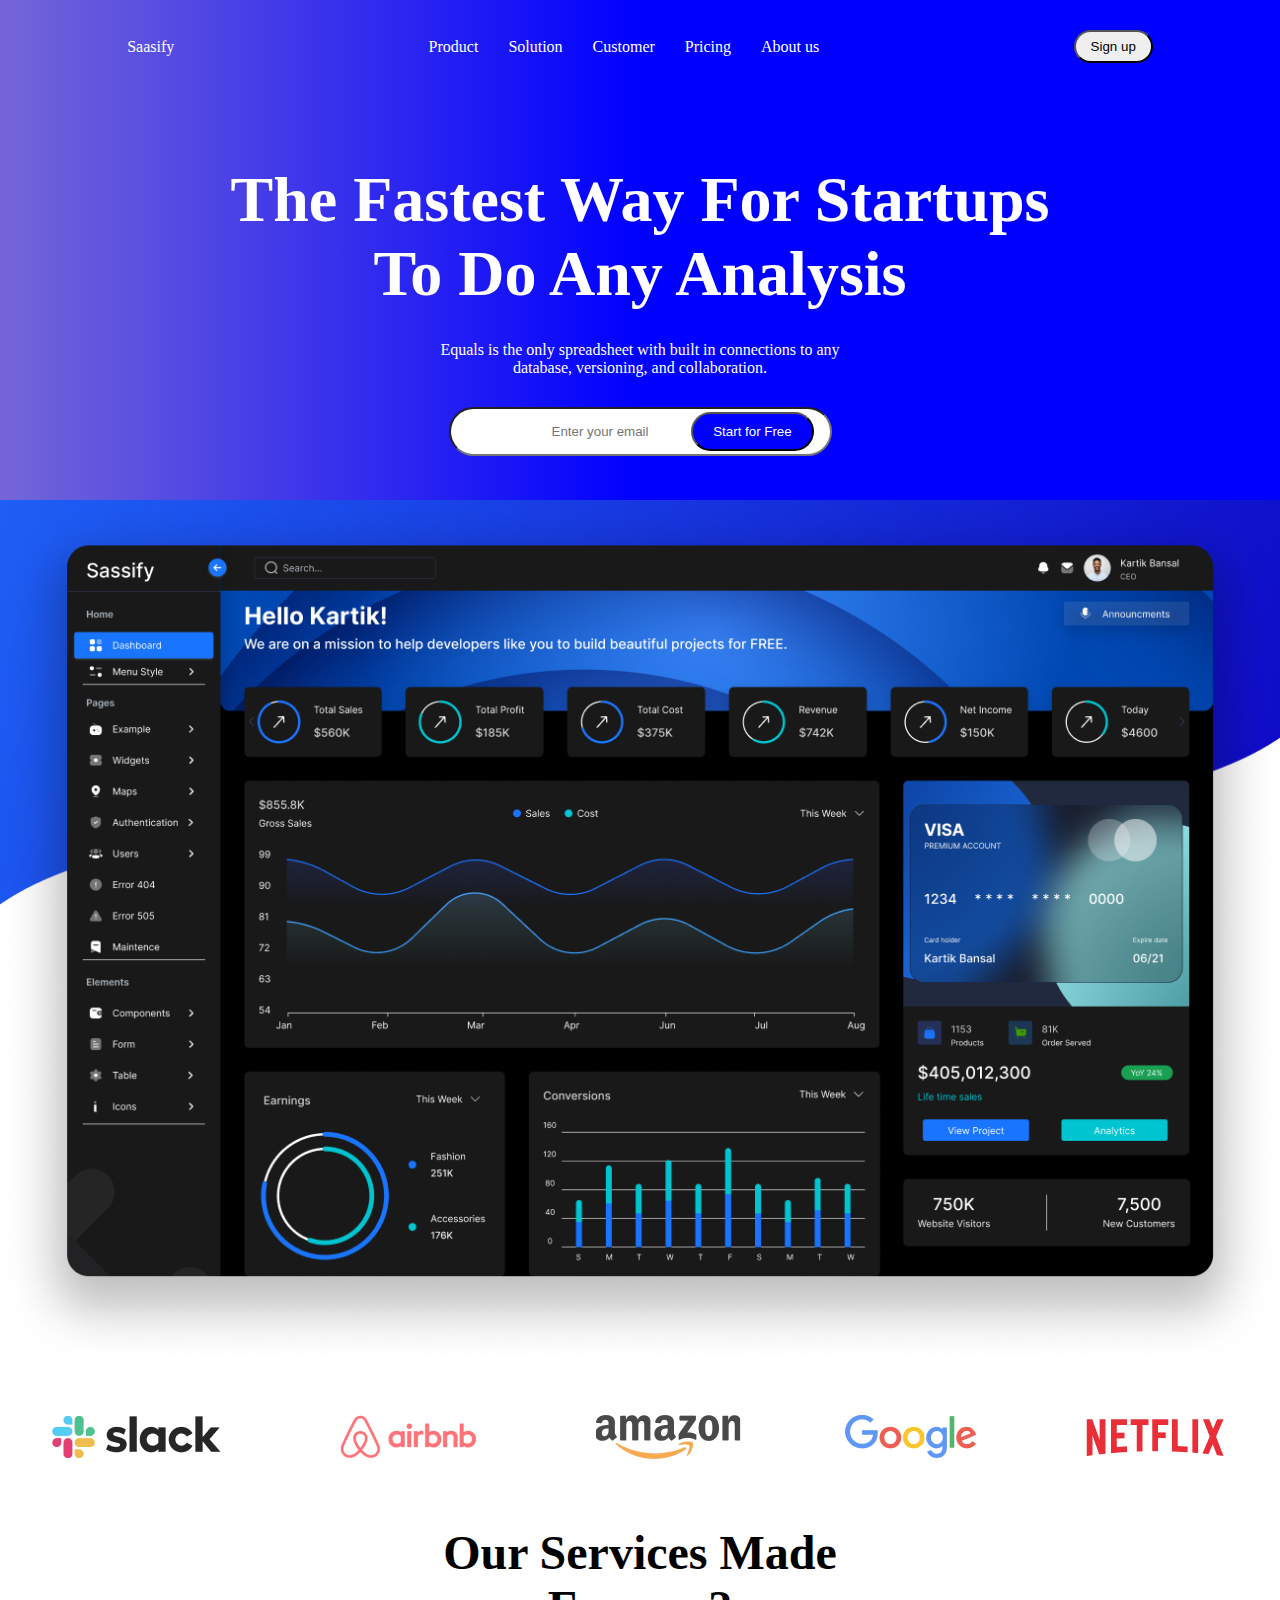
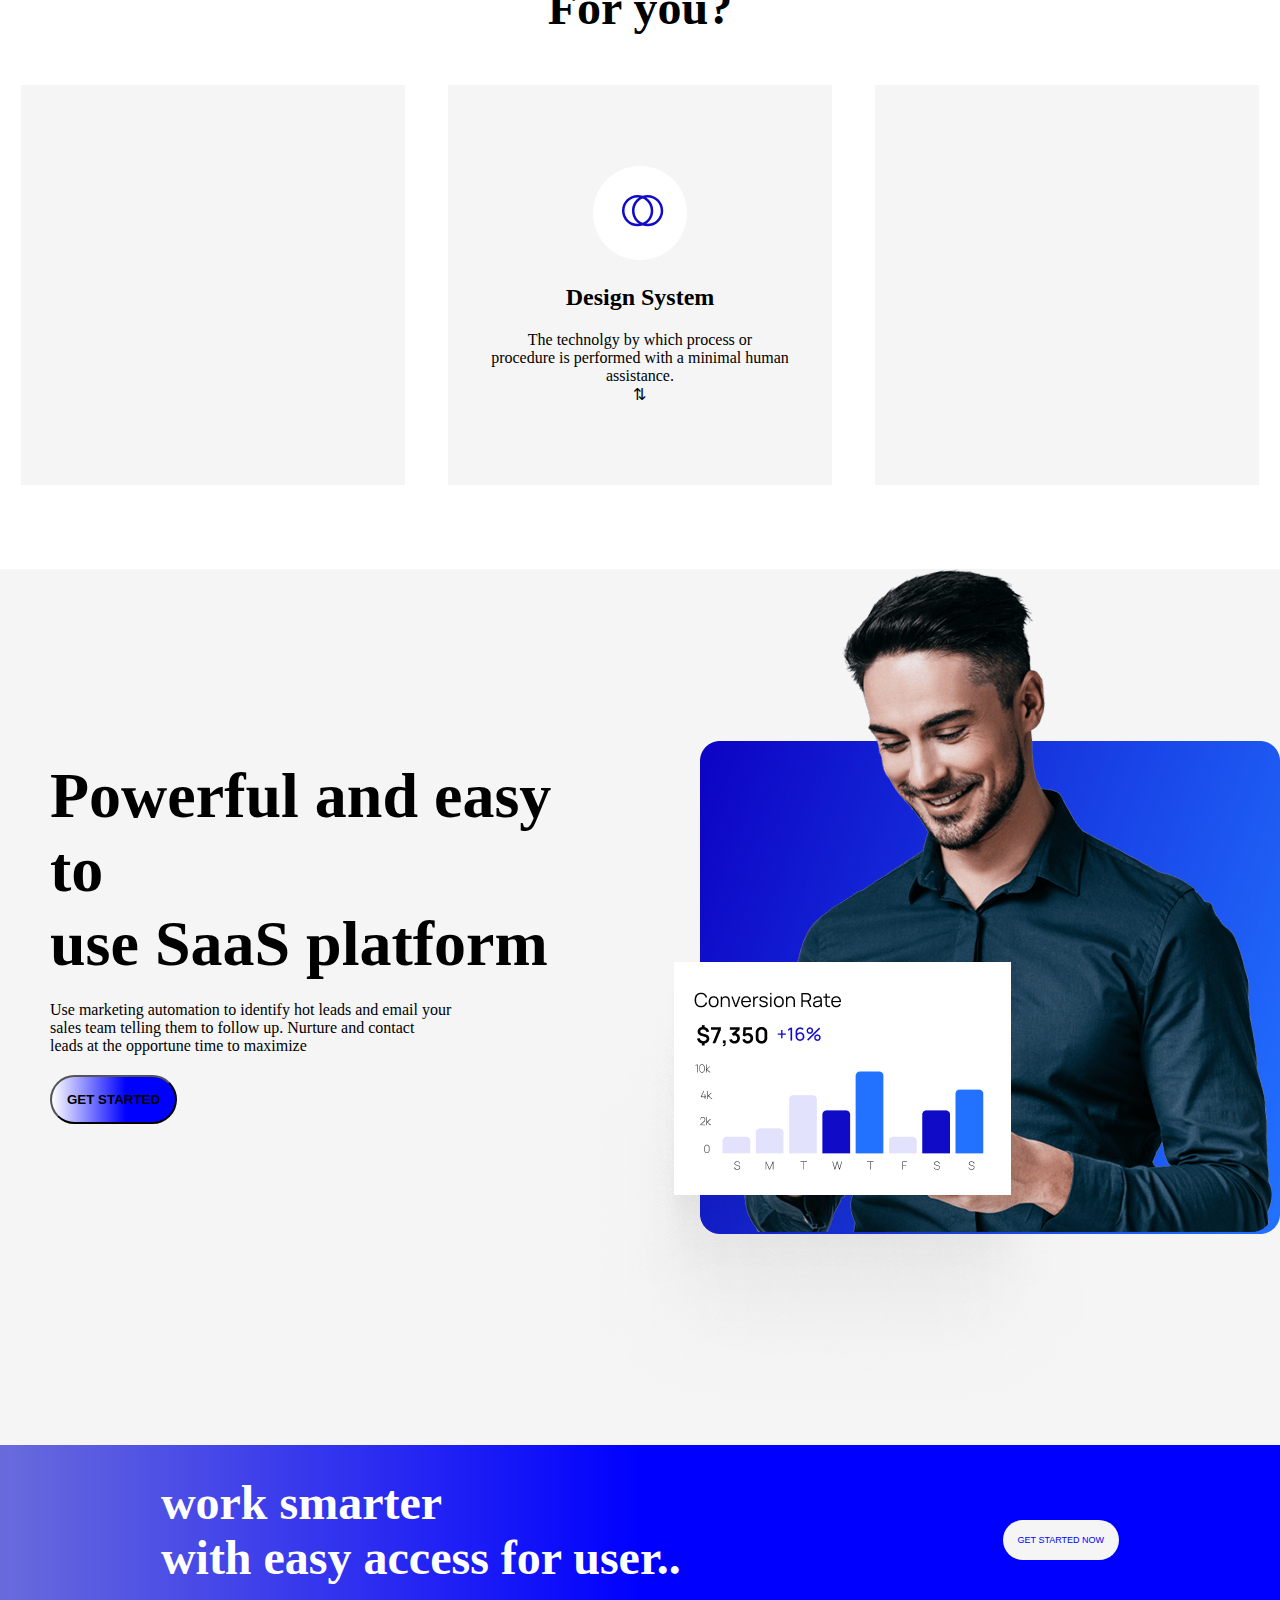
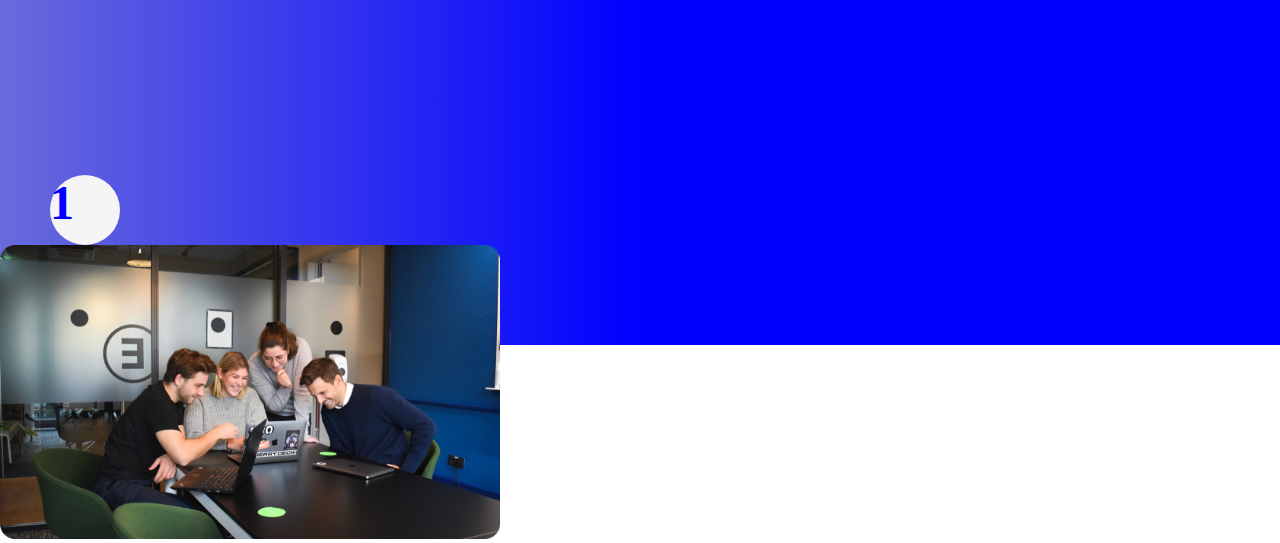
<file: index.html>
<!DOCTYPE html>
<html lang="en">
  <head>
    <meta charset="UTF-8" />
    <meta name="viewport" content="width=device-width, initial-scale=1.0" />
    <title>Surprise</title>
    <link rel="stylesheet" href="adams.css" />
    <script src="adams.js" defer></script>
    <link
      rel="stylesheet"
      href="https://cdnjs.cloudflare.com/ajax/libs/font-awesome/6.5.2/css/all.min.css"
      integrity="sha512-SnH5WK+bZxgPHs44uWIX+LLJAJ9/2PkPKZ5QiAj6Ta86w+fsb2TkcmfRyVX3pBnMFcV7oQPJkl9QevSCWr3W6A=="
      crossorigin="anonymous"
      referrerpolicy="no-referrer"
    />
  </head>
  <body>
    <div class="first">
      <header>
        <a href="">Saasify</a>
        <div class="mid">
          <a href="">Product</a>
          <a href="">Solution</a>
          <a href="">Customer</a>
          <a href="">Pricing</a>
          <a href="">About us</a>
        </div>
        <button class="signup">Sign up</button>
      </header>
      <h1>
        The Fastest Way For Startups <br />
        To Do Any Analysis
      </h1>
      <p>
        Equals is the only spreadsheet with built in connections to any
        <br />database, versioning, and collaboration.
      </p>
      <div class="div">
        <i class="fa-regular fa-envelope"></i>
        <input type="email" placeholder="Enter your email" class="mail" />
        <button class="start" onclick="Load()">Start for Free</button>
        <p id="Error"></p>
        <!--  -->
      </div>
    </div>
    <img
      src="Dashboard (Dark Mode).png"
      alt=""
      width="100%"
      class="dashboard"
    />
    <div class="second">
      <header>
        <img src="image 3.png" alt="" />
        <img src="image 8.png" alt="" />
        <img src="image 4.png" alt="" />
        <img src="image 5.png" alt="" />
        <img src="image 7.png" alt="" />
      </header>
      <h1>Our Services Made <br />For you?</h1>
      <div class="three">
        <div class="each"></div>
        <div class="each">
          <div class="de">
            <img src="Ellipse 59 (2).png" alt="" />
            <svg
              width="50"
              height="50"
              viewBox="0 0 40 40"
              fill="none"
              xmlns="http://www.w3.org/2000/svg"
            >
              <path
                fill-rule="evenodd"
                clip-rule="evenodd"
                d="M17.6228 30.9407C17.2539 30.9799 16.8793 31 16.5 31C10.701 31 6 26.299 6 20.5C6 14.701 10.701 10 16.5 10C16.8793 10 17.2539 10.0201 17.6228 10.0593C14.2344 12.2953 11.9986 16.1366 11.9986 20.5C11.9986 24.8634 14.2344 28.7047 17.6228 30.9407ZM20.4993 30.2115C16.6841 28.6386 13.9986 24.8829 13.9986 20.5C13.9986 16.1171 16.6841 12.3614 20.4993 10.7885C24.3146 12.3614 27 16.1171 27 20.5C27 24.8829 24.3146 28.6386 20.4993 30.2115ZM20.4993 32.3465C19.2436 32.7703 17.8986 33 16.5 33C9.59644 33 4 27.4036 4 20.5C4 13.5964 9.59644 8 16.5 8C17.8986 8 19.2436 8.22971 20.4993 8.65347C21.755 8.22971 23.1 8 24.4986 8C31.4022 8 36.9986 13.5964 36.9986 20.5C36.9986 27.4036 31.4022 33 24.4986 33C23.1 33 21.755 32.7703 20.4993 32.3465ZM23.3758 10.0593C23.7447 10.0201 24.1193 10 24.4986 10C30.2976 10 34.9986 14.701 34.9986 20.5C34.9986 26.299 30.2976 31 24.4986 31C24.1193 31 23.7447 30.9799 23.3758 30.9407C26.7643 28.7047 29 24.8634 29 20.5C29 16.1366 26.7643 12.2953 23.3758 10.0593Z"
                fill="#0F0BC7"
              />
            </svg>
          </div>
          <h2>Design System</h2>
          <p>
            The technolgy by which process or <br />
            procedure is performed with a minimal human <br />assistance.
          </p>
          &UpArrowDownArrow;
        </div>
        <div class="each"></div>
      </div>
    </div>
    <div class="third">
      <div class="words">
        <h1>
          Powerful and easy to <br />
          use SaaS platform
        </h1>
        <p>
          Use marketing automation to identify hot leads and email your <br />
          sales team telling them to follow up. Nurture and contact <br />
          leads at the opportune time to maximize
        </p>
        <button class="get">GET STARTED</button>
      </div>
      <img src="Image.png" alt="" />
    </div>
    <div class="fourth">
      <header>
        <h1>work smarter <br />with easy access for user..</h1>
        <button class="gett">GET STARTED NOW</button>
      </header>
      <div class="flex">
        <div class="words">
          <div class="eachs">
            <div class="col"><h1>1</h1></div>
          </div>
          <div class="eachs">
            <!-- <div class="col"><h1>2</h1></div2 -->
          </div>
          <div class="eachs">
            <!-- <div class="col"><h1>3</h1></div> -->
          </div>
        </div>
        <img src="Rectangle 130.png" alt="" width="500px" class="rectangle" />
      </div>
    </div>
  </body>
</html>
</file>
<file: adams.css>
* {
    margin: 0;
}
.first {
    /* background: radial-gradient(white 1%, blue); */
    background: linear-gradient(to left ,blue 50% , rgba(83, 65, 206, 0.802));
    height: 500px;
    text-align: center;
}
header {
    display: flex;
    justify-content: space-around;
    color: white;
    align-items: center;
    padding-top: 30px;
}
a {
    text-decoration: none;
    color: white;
}
.signup {
    color: black;
    padding: 7px 15px;
    border-radius: 20px;
}
.mid {
    display: flex;
    gap: 30px;
}
.first h1 {
    color: white;
    font-size: 4rem;
    margin-top: 100px;
}
.first p {
    color: white;
    margin: 30px;
}
.div {
    position: relative;
    width: 100%;
}
.fa-envelope {
    position: absolute;
    left: 40%;
    top: 30%;
}
.mail {
    padding: 15px 101px;
    border-radius: 25px;
}
.start {
    padding: 10px 20px;
    background-color: blue;
    border-radius: 20px;
    position: absolute;
    color: white;
    left: 54%;
    top: 5px;
}
.start:hover {
    cursor: pointer;
}
#Error {
    color: red;
}
/* second */
.second {
    background-color: white;
    text-align: center;
    height: 800px;
}
.second h1 {
    font-size: 3rem;
    margin: 50px;
}
header {
    width: 100%;
}
.three {
display: flex;
justify-content: space-around;}
.each {
    background-color: whitesmoke;
    width: 30%;
    height: 400px;
    display: flex;
    flex-direction: column;
    justify-content: center;
}
.de {
    position: relative;
}
svg {
    position: absolute;
    right: 43%;
    top: 20%;
}
h2{
    margin: 20px;
}
/* third */
.third {
    display: flex;
    background-color: whitesmoke;
    justify-content: space-around;
    /* align-items: center; */
    /* height: 700px; */
    
}
.words {
    margin-left: 50px;

}
.words h1 {
    font-size: 4rem;
    margin-top: 190px;
    margin-bottom: 20px;
}
.get {
    padding: 15px;
    margin-top: 20px;
    background-image: linear-gradient(to left , blue 40% , white);
    font-weight: bold;
    border-radius: 30px;
}
/* fourth */
.fourth {
    height: 500px;
    background: linear-gradient(to left , blue 50% , rgb(105, 107, 220));
}
.gett {
    padding: 15px;
    margin-top: 20px;
    background-color: whitesmoke;
    border: 0;
    border-radius: 30px;
    font-size: xx-small;
    color: blue;
}
.fourth h1 {
    font-size: 3rem;
}
.col {
    width: 70px;
    height: 70px;
    border-radius: 50%;
    background-color: whitesmoke;
    color: blue;
}
</file>
